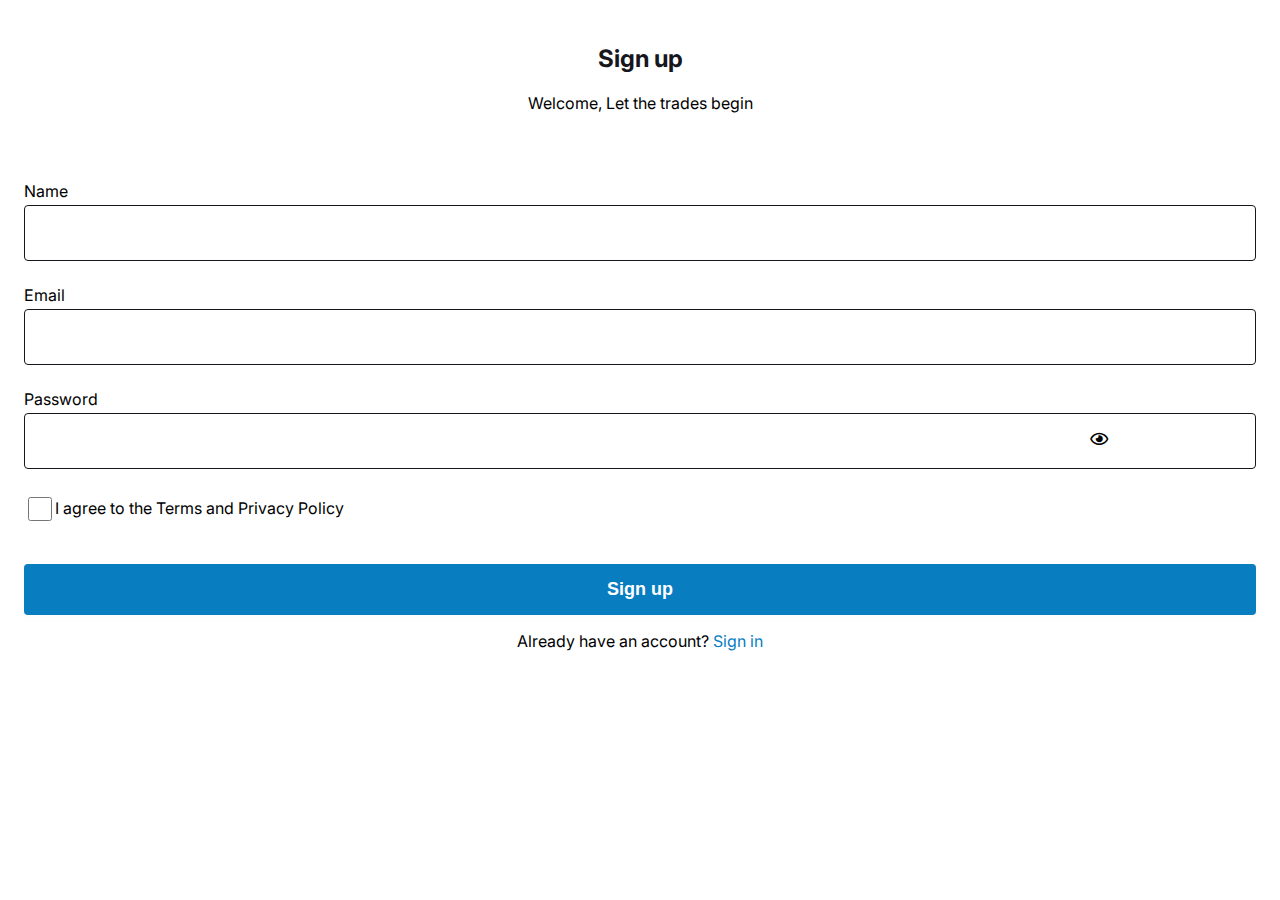
<file: index.html>
<!DOCTYPE html>
<html lang="en">
   <head>
       <meta charset="UTF-8">
       <title>Barter Trade Sign up</title>
       <meta name="viewport" content="width=device-width, initial-scale=1.0">
       <link rel="stylesheet" href="https://cdnjs.cloudflare.com/ajax/libs/font-awesome/5.13.0/css/all.min.css">
       <link rel="stylesheet" href="style.css">
   </head>
   <body>
      <div class="wrapper">
         <div class="sign-intro">
            <h2>Sign up</h2>
            <span>Welcome, Let the trades begin</span>
         </div>
         <form>
            <div class="name-box info-box">
               <label for="name">Name</label>
               <input type="text" id="name" name="name" required>
            </div>
            <div class="email-box info-box">
               <label for="email">Email</label>
               <input type="email" id="email" required>
            </div>
            <div class="password-box info-box">
               <label for="pass">Password</label>
               <input type="password" id="pass" name="password" minlength="8" required>
               <i class="far fa-eye" id="togglePassword" style="margin-left: -30px; cursor: pointer;"></i>
            </div>
            <div class="terms-box info-box">
              <input type="checkbox" id="terms" name="terms">
              <label for="terms">I agree to the Terms and Privacy Policy </label>
            </div>
            <input type="submit" value="Sign up">
         </form>
         <p>Already have an account? <a class="register" id="sign-up" href="signin.html">Sign in</a></p>
      </div>
      
      <script src="script.js"></script>
   </body>
</html>
</file>
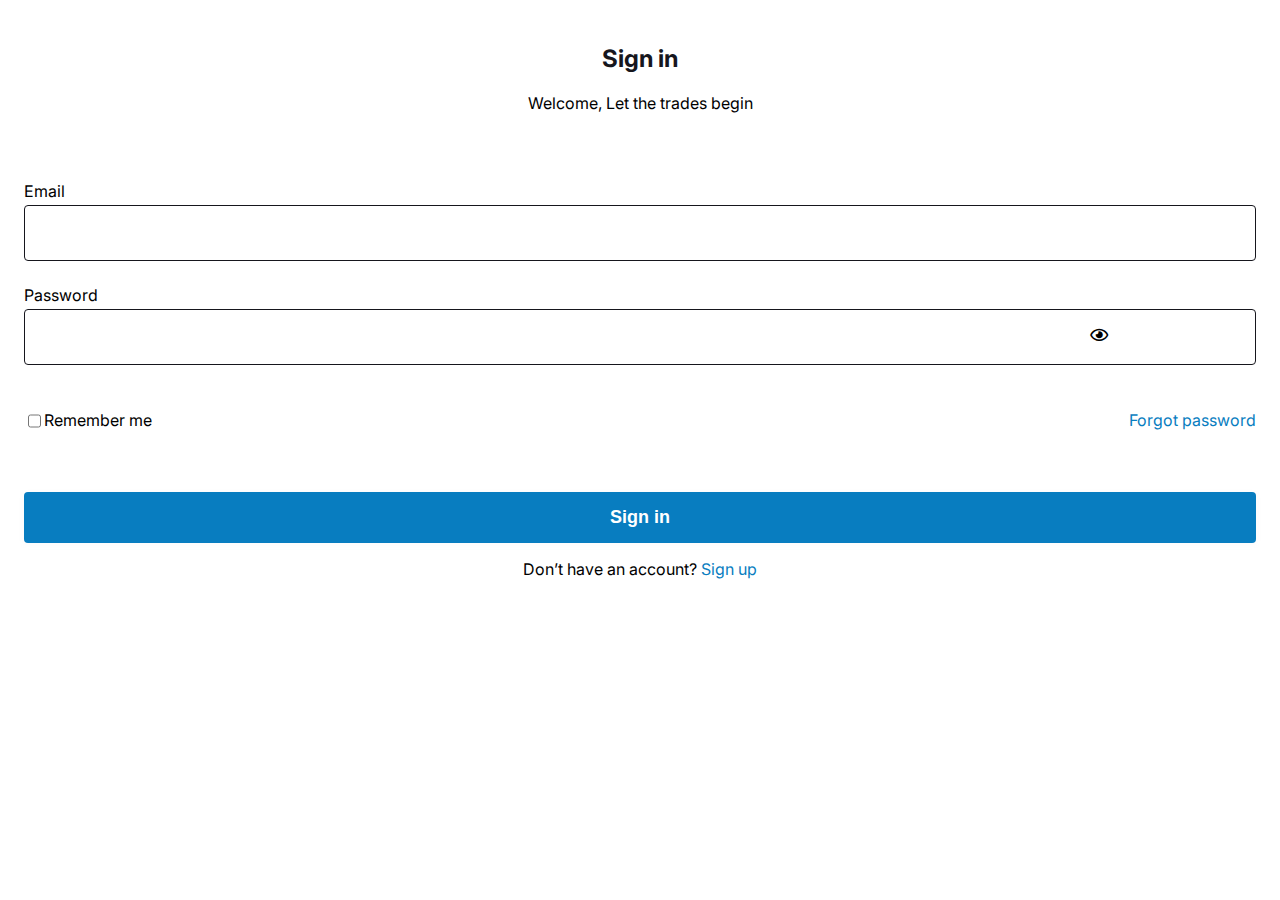
<file: signin.html>
<!DOCTYPE html>
<html lang="en">
   <head>
       <meta charset="UTF-8">
       <title>Barter Trade Sign up</title>
       <meta name="viewport" content="width=device-width, initial-scale=1.0">
       <link rel="stylesheet" href="https://cdnjs.cloudflare.com/ajax/libs/font-awesome/5.13.0/css/all.min.css">
       <link rel="stylesheet" href="style.css">
   </head>
   <body>
      <div class="wrapper">
         <div class="sign-intro">
            <h2>Sign in</h2>
            <span>Welcome, Let the trades begin</span>
         </div>
         <form>
            <div class="email-box info-box">
               <label for="email">Email</label>
               <input type="email" id="email" required>
            </div>
            <div class="password-box info-box">
               <label for="pass">Password</label>
               <input type="password" id="pass" name="password" minlength="8" required>
               <i class="far fa-eye" id="togglePassword" style="margin-left: -30px; cursor: pointer;"></i>
            </div>
            <div class="help-login info-box">
               <div>
                  <input type="checkbox" id="terms" name="terms">
                  <label for="terms">Remember me</label>
               </div>
              <a href="#">Forgot password</a>
            </div>
            <input type="submit" value="Sign in">
         </form>
         <p>Don’t have an account?  <a class="register" id="sign-in" href="index.html">Sign up</a></p>
      </div>
      
      <script src="script.js"></script>
   </body>
</html>
</file>
<file: style.css>
/*Sign up page styling*/
@import url('https://fonts.googleapis.com/css2?family=Inter:wght@400;600;700&display=swap');
* {
   box-sizing: border-box;
}

body {
   margin: 0;
   padding: 0;
   font-size: 1em;
   font-family: 'Inter', sans-serif;
}

.wrapper {
   padding: 1.5em;
   display:  flex;
   flex-direction: column;
}

.sign-intro {
   align-self: center;
   text-align: center;
}

.sign-intro h2 {
   color: #16161D;
}

.sign-span {
   color: #717171;
}

.info-box {
   margin-top: 24px;
   display: flex;
   flex-direction: column;
}

form {
   margin-top: 2.75em;
}

.info-box input {
   border: 1px solid #16161D;
   border-radius: 4px;
   margin-top: 4px;
   height: 56px;
}

.password-box {
   position: relative;
}

.fa-eye {
   position: absolute;
   top: 53%;
   right: 12%;
}

.terms-box {
   flex-direction: row;
   align-items: center;
}

.terms-box input {
   width: 24px;
   height: 24px;
}

input[type="submit"] {
   width: 100%;
   height: 51px;
   background: #087DC0;
   box-shadow: 0px 2px 4px rgba(238, 238, 238, 0.25);
   border-radius: 4px;
   border: 1px;
   color: #fff;
   font-weight: 700;
   font-size: 1.125em;
   margin-top: 40px;
   outline: 0;
}

.wrapper p {
   text-align: center;
}

a.register {   
   text-decoration: none;
   color: #087DC0;
}

a.register:visited  {   
   color: #087DC0;
}

/* sign in page */

.help-login {
   flex-direction: row;
   align-items: center;
   justify-content: space-between;
}

.help-login a {
   text-decoration: none;
   color: #087DC0;
}

.help-login div {
   display: flex;
   align-items: center;
}
</file>
